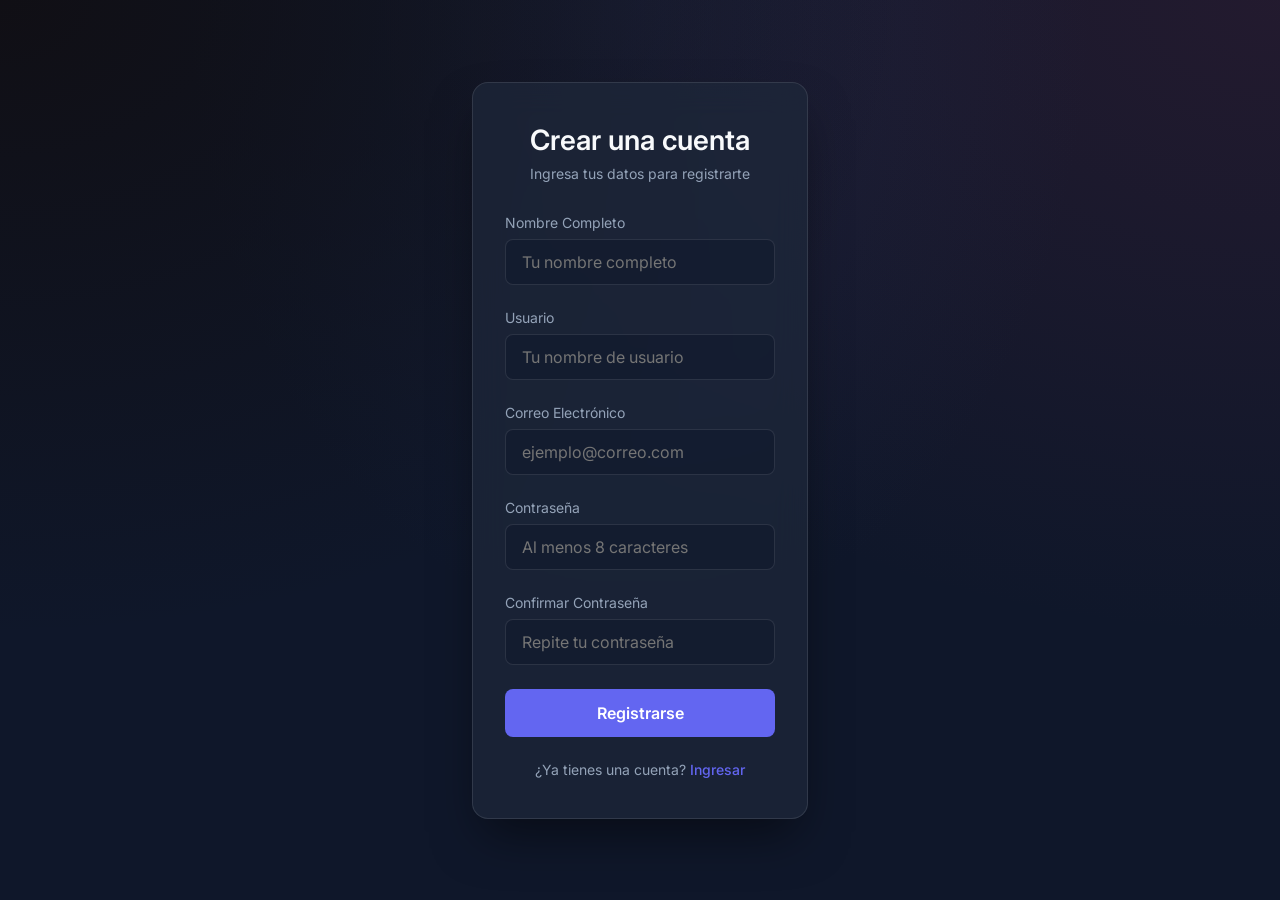
<file: html/index.html>
<!DOCTYPE html>
<html lang="es">
<head>
    <meta charset="UTF-8">
    <meta name="viewport" content="width=device-width, initial-scale=1.0">
    <title>Registro | Inicio</title>
    <!-- Google Fonts for modern typography -->
    <link rel="preconnect" href="https://fonts.googleapis.com">
    <link rel="preconnect" href="https://fonts.gstatic.com" crossorigin>
    <link href="https://fonts.googleapis.com/css2?family=Inter:wght@400;500;600&display=swap" rel="stylesheet">
    <link rel="stylesheet" href="../css/styles.css">
</head>
<body>

    <div class="container">
        <div class="form-card">
            <h2>Crear una cuenta</h2>
            <p class="subtitle">Ingresa tus datos para registrarte</p>

            <form id="registerForm" novalidate>
                <div class="input-group" id="group-fullname">
                    <label for="fullname">Nombre Completo</label>
                    <input type="text" id="fullname" name="fullname" placeholder="Tu nombre completo">
                    <span class="error-msg">El nombre completo es obligatorio.</span>
                </div>

                <div class="input-group" id="group-username">
                    <label for="username">Usuario</label>
                    <input type="text" id="username" name="username" placeholder="Tu nombre de usuario">
                    <span class="error-msg">El usuario es obligatorio.</span>
                </div>

                <div class="input-group" id="group-email">
                    <label for="email">Correo Electrónico</label>
                    <input type="email" id="email" name="email" placeholder="ejemplo@correo.com">
                    <span class="error-msg">Ingresa un correo electrónico válido.</span>
                </div>

                <div class="input-group" id="group-password">
                    <label for="password">Contraseña</label>
                    <input type="password" id="password" name="password" placeholder="Al menos 8 caracteres">
                    <span class="error-msg">La contraseña debe tener al menos 8 caracteres.</span>
                </div>

                <div class="input-group" id="group-confirm-password">
                    <label for="confirmPassword">Confirmar Contraseña</label>
                    <input type="password" id="confirmPassword" name="confirmPassword" placeholder="Repite tu contraseña">
                    <span class="error-msg">Las contraseñas no coinciden.</span>
                </div>

                <button type="submit">Registrarse</button>

                <div class="switch-form">
                    <p>¿Ya tienes una cuenta? <a href="login.html">Ingresar</a></p>
                </div>

                <div id="successMessage" class="success-msg">
                    ¡Registro exitoso!
                </div>
            </form>
        </div>
    </div>

    <script src="../js/app.js"></script>
</body>
</html>
</file>
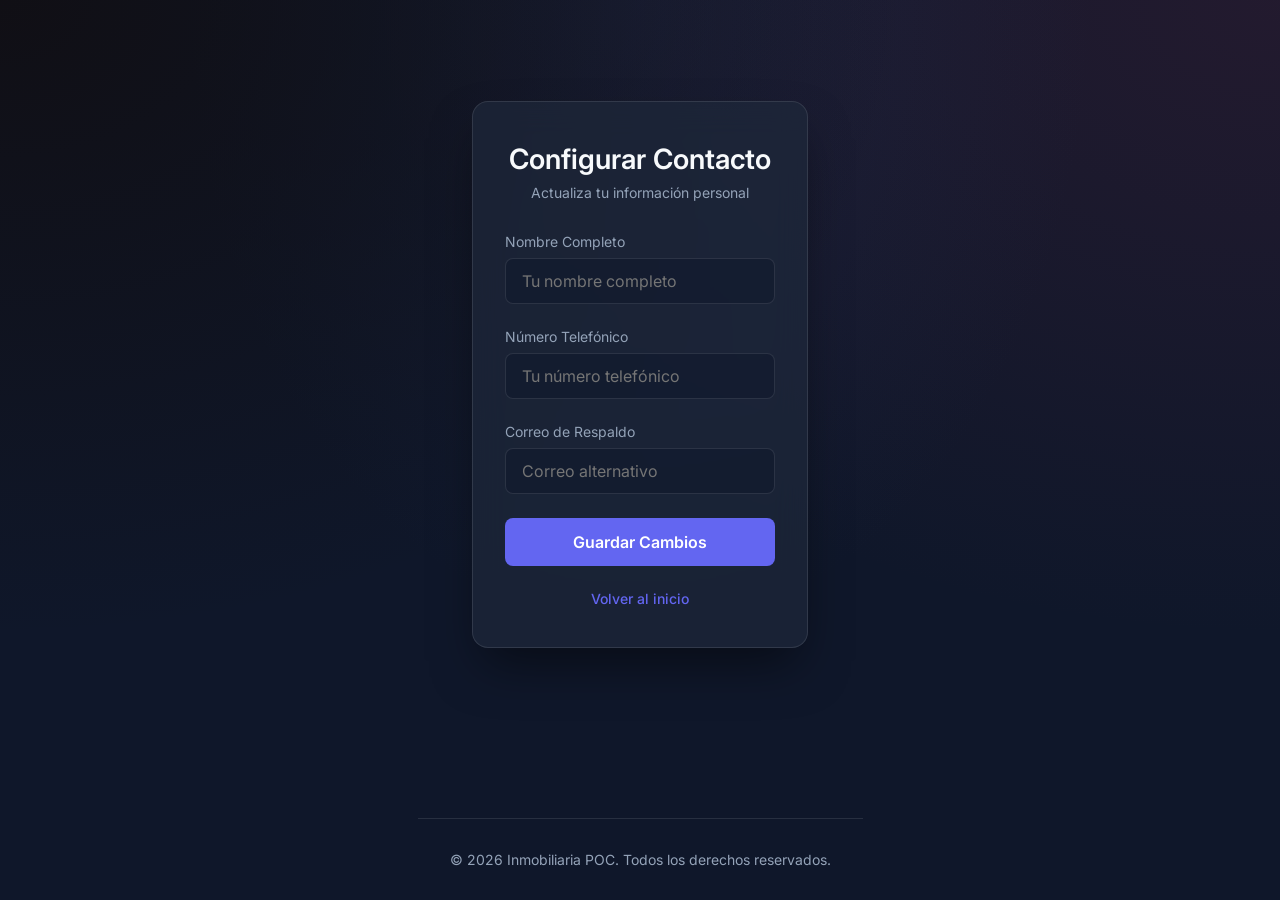
<file: html/config_contacto.html>
<!DOCTYPE html>
<html lang="es">
<head>
    <meta charset="UTF-8">
    <meta name="viewport" content="width=device-width, initial-scale=1.0">
    <title>Configuración de Contacto</title>
    <!-- Fuentes de Google para la tipografía -->
    <link rel="preconnect" href="https://fonts.googleapis.com">
    <link rel="preconnect" href="https://fonts.gstatic.com" crossorigin>
    <link href="https://fonts.googleapis.com/css2?family=Inter:wght@400;500;600&display=swap" rel="stylesheet">
    <!-- Hoja de estilos principal -->
    <link rel="stylesheet" href="../css/styles.css">
    <!-- Icono de la pestaña -->
    <link rel="icon" type="image/png" href="../img/favicon.png">
</head>
<body>

    <!-- Contenedor principal de la página -->
    <div class="container">
        <!-- Tarjeta del formulario -->
        <div class="form-card">
            <h2>Configurar Contacto</h2>
            <p class="subtitle">Actualiza tu información personal</p>

            <!-- Formulario -->
            <form id="configContactForm" novalidate>
                <!-- Campo para el nombre -->
                <div class="input-group" id="group-name">
                    <label for="name">Nombre Completo</label>
                    <input type="text" id="name" name="name" placeholder="Tu nombre completo">
                    <span class="error-msg">El nombre es obligatorio.</span>
                </div>

                <!-- Campo para el número telefónico -->
                <div class="input-group" id="group-phone">
                    <label for="phone">Número Telefónico</label>
                    <input type="tel" id="phone" name="phone" placeholder="Tu número telefónico">
                    <span class="error-msg">El número es obligatorio.</span>
                </div>

                <!-- Campo para el correo de respaldo -->
                <div class="input-group" id="group-backup-email">
                    <label for="backupEmail">Correo de Respaldo</label>
                    <input type="email" id="backupEmail" name="backupEmail" placeholder="Correo alternativo">
                    <span class="error-msg">Ingresa un correo válido.</span>
                </div>

                <!-- Botón para enviar el formulario -->
                <button type="submit">Guardar Cambios</button>

                <!-- Mensaje de éxito al enviar -->
                <div id="successMessage" class="success-msg">
                    Información actualizada con éxito
                </div>
                
                <!-- Opción para volver atrás -->
                <div class="switch-form">
                    <p><a href="../index.html">Volver al inicio</a></p>
                </div>
            </form>
        </div>
    </div>

    <!-- Pie de página semántico -->
    <footer class="site-footer" style="text-align: center; padding: 2rem; margin-top: auto; border-top: 1px solid rgba(255, 255, 255, 0.1); color: #94a3b8; font-size: 0.875rem;">
        <p>&copy; 2026 Inmobiliaria POC. Todos los derechos reservados.</p>
    </footer>

    <!-- Lógica y validación -->
    <script>
        function validarDatos(formElement) {
            const name = document.getElementById('name').value.trim();
            const phone = document.getElementById('phone').value.trim();
            const backupEmail = document.getElementById('backupEmail').value.trim();
            
            const groupName = document.getElementById('group-name');
            const groupPhone = document.getElementById('group-phone');
            const groupEmail = document.getElementById('group-backup-email');
            
            groupName.classList.remove('error');
            groupPhone.classList.remove('error');
            groupEmail.classList.remove('error');
            
            let isValid = true;
            
            if (!name) {
                groupName.classList.add('error');
                isValid = false;
            }
            if (!phone) {
                groupPhone.classList.add('error');
                isValid = false;
            }
            const emailRegex = /^[^\s@]+@[^\s@]+\.[^\s@]+$/;
            if (!backupEmail) {
                groupEmail.classList.add('error');
                groupEmail.querySelector('.error-msg').textContent = 'El correo es obligatorio.';
                isValid = false;
            } else if (!emailRegex.test(backupEmail)) {
                groupEmail.classList.add('error');
                groupEmail.querySelector('.error-msg').textContent = 'Ingresa un correo válido.';
                isValid = false;
            }
            
            if (isValid) {
                // Guardar los datos en un array dentro de localStorage
                const configData = {
                    name: name,
                    phone: phone,
                    backupEmail: backupEmail,
                    date: new Date().toISOString()
                };
                
                let contactConfigs = JSON.parse(localStorage.getItem('contactConfigs') || '[]');
                contactConfigs.push(configData);
                localStorage.setItem('contactConfigs', JSON.stringify(contactConfigs));

                document.getElementById('successMessage').style.display = 'block';
                setTimeout(() => {
                    document.getElementById('successMessage').style.display = 'none';
                    window.location.href = '../index.html';
                }, 2000);
            }
        }

        document.getElementById('configContactForm').addEventListener('submit', function(e) {
            e.preventDefault();
            validarDatos(this);
        });

        document.getElementById('name').addEventListener('input', () => document.getElementById('group-name').classList.remove('error'));
        document.getElementById('phone').addEventListener('input', () => document.getElementById('group-phone').classList.remove('error'));
        document.getElementById('backupEmail').addEventListener('input', () => document.getElementById('group-backup-email').classList.remove('error'));
    </script>
</body>
</html>
</file>
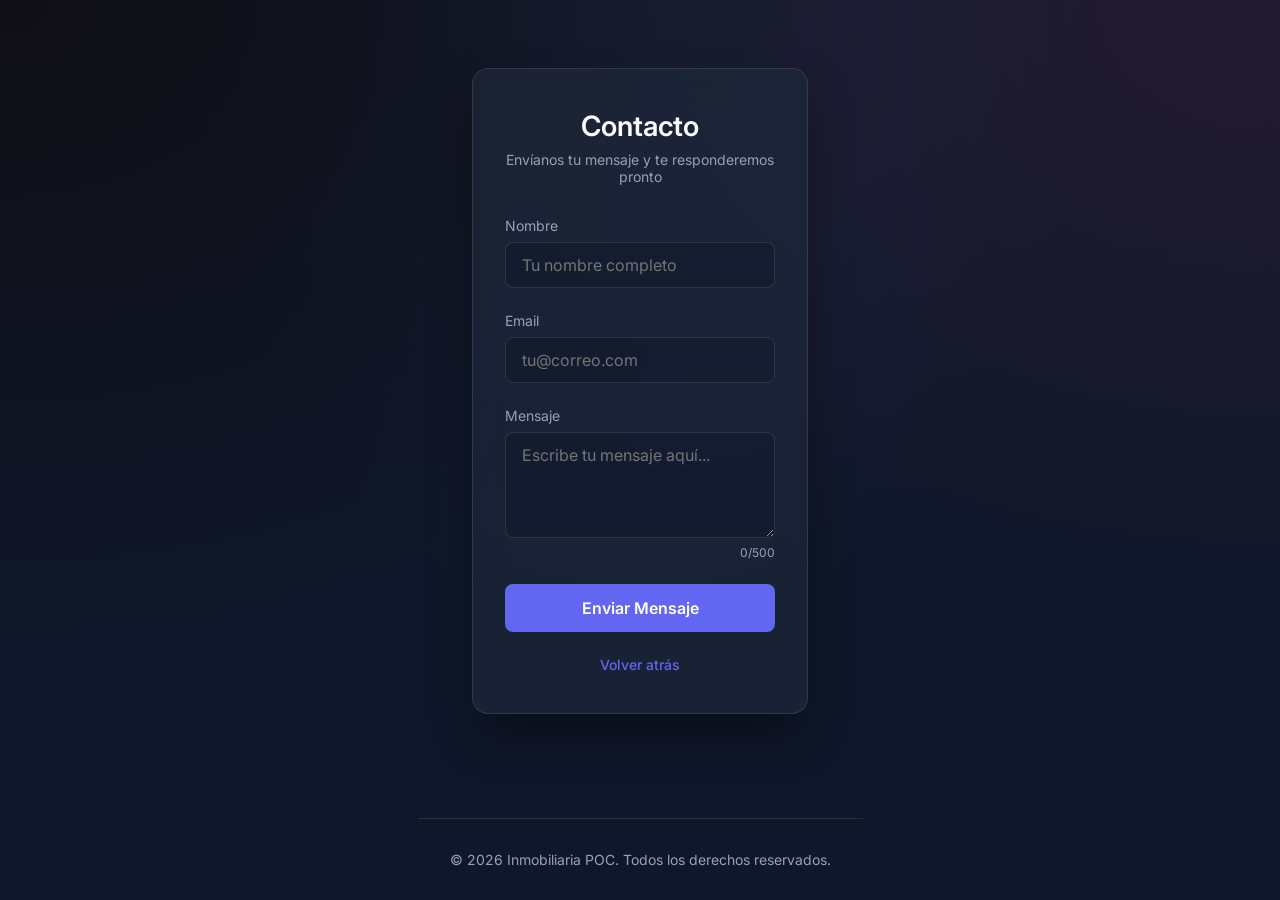
<file: html/contacto.html>
<!DOCTYPE html>
<html lang="es">
<head>
    <meta charset="UTF-8">
    <meta name="viewport" content="width=device-width, initial-scale=1.0">
    <title>Contacto</title>
    <!-- Fuentes de Google para la tipografía -->
    <link rel="preconnect" href="https://fonts.googleapis.com">
    <link rel="preconnect" href="https://fonts.gstatic.com" crossorigin>
    <link href="https://fonts.googleapis.com/css2?family=Inter:wght@400;500;600&display=swap" rel="stylesheet">
    <!-- Hoja de estilos principal -->
    <link rel="stylesheet" href="../css/styles.css">
    <!-- Icono de la pestaña -->
    <link rel="icon" type="image/png" href="../img/favicon.png">
</head>
<body>

    <!-- Contenedor principal de la página -->
    <div class="container">
        <!-- Tarjeta del formulario de contacto -->
        <div class="form-card">
            <h2>Contacto</h2>
            <p class="subtitle">Envíanos tu mensaje y te responderemos pronto</p>

            <!-- Formulario de contacto -->
            <form id="contactForm" novalidate>

                <!-- Campo para el nombre -->
                <div class="input-group" id="group-name">
                    <label for="name">Nombre</label>
                    <input type="text" id="name" name="name" placeholder="Tu nombre completo">
                    <span class="error-msg">El nombre es obligatorio.</span>
                </div>

                <!-- Campo para el email -->
                <div class="input-group" id="group-email">
                    <label for="email">Email</label>
                    <input type="email" id="email" name="email" placeholder="tu@correo.com">
                    <span class="error-msg">El email es obligatorio.</span>
                </div>

                <!-- Área de texto para el mensaje -->
                <div class="input-group" id="group-message">
                    <label for="message">Mensaje</label>
                    <textarea id="message" name="message" rows="4" placeholder="Escribe tu mensaje aquí..." maxlength="500"></textarea>
                    <div style="text-align: right; font-size: 0.75rem; color: var(--text-muted); margin-top: 0.2rem;" id="charCount">0/500</div>
                    <span class="error-msg">El mensaje no puede estar vacío.</span>
                </div>

                <!-- Botón para enviar el formulario -->
                <button type="submit">Enviar Mensaje</button>

                <!-- Mensaje de éxito al enviar -->
                <div id="successMessage" class="success-msg">
                    Mensaje enviado con éxito
                </div>
                
                <!-- Opción para volver atrás -->
                <div class="switch-form">
                    <p><a href="../index.html">Volver atrás</a></p>
                </div>
            </form>
        </div>
    </div>

    <!-- Pie de página semántico -->
    <footer class="site-footer" style="text-align: center; padding: 2rem; margin-top: auto; border-top: 1px solid rgba(255, 255, 255, 0.1); color: #94a3b8; font-size: 0.875rem;">
        <p>&copy; 2026 Inmobiliaria POC. Todos los derechos reservados.</p>
    </footer>

    <!-- Lógica y validación del formulario de contacto -->
    <script>
        const messageInput = document.getElementById('message');
        const charCount = document.getElementById('charCount');
        
        messageInput.addEventListener('input', () => {
            const currentLength = messageInput.value.length;
            charCount.textContent = `${currentLength}/500`;
            document.getElementById('group-message').classList.remove('error');
        });
        
        document.getElementById('name').addEventListener('input', () => {
            document.getElementById('group-name').classList.remove('error');
        });
        
        document.getElementById('email').addEventListener('input', () => {
            document.getElementById('group-email').classList.remove('error');
        });

        function validarDatos(formElement) {
            const name = document.getElementById('name').value.trim();
            const email = document.getElementById('email').value.trim();
            const message = messageInput.value.trim();
            
            const groupName = document.getElementById('group-name');
            const groupEmail = document.getElementById('group-email');
            const groupMessage = document.getElementById('group-message');
            
            // Limpiar errores
            groupName.classList.remove('error');
            groupEmail.classList.remove('error');
            groupMessage.classList.remove('error');
            
            let isValid = true;
            
            if (!name) {
                groupName.classList.add('error');
                isValid = false;
            }
            
            const emailRegex = /^[^\s@]+@[^\s@]+\.[^\s@]+$/;
            if (!email) {
                groupEmail.classList.add('error');
                groupEmail.querySelector('.error-msg').textContent = 'El email es obligatorio.';
                isValid = false;
            } else if (!emailRegex.test(email)) {
                groupEmail.classList.add('error');
                groupEmail.querySelector('.error-msg').textContent = 'Ingresa un email válido.';
                isValid = false;
            }
            
            if (!message) {
                groupMessage.classList.add('error');
                isValid = false;
            }
            
            if (isValid) {
                // Guardar los datos en un array dentro de localStorage
                const contactData = {
                    name: name,
                    email: email,
                    message: message,
                    date: new Date().toISOString()
                };
                
                let contactMessages = JSON.parse(localStorage.getItem('contactMessages') || '[]');
                contactMessages.push(contactData);
                localStorage.setItem('contactMessages', JSON.stringify(contactMessages));

                document.getElementById('successMessage').style.display = 'block';
                formElement.reset();
                charCount.textContent = '0/500';
                setTimeout(() => {
                    document.getElementById('successMessage').style.display = 'none';
                }, 3000);
            }
        }

        document.getElementById('contactForm').addEventListener('submit', function(e) {
            e.preventDefault();
            validarDatos(this);
        });
    </script>
</body>
</html>
</file>
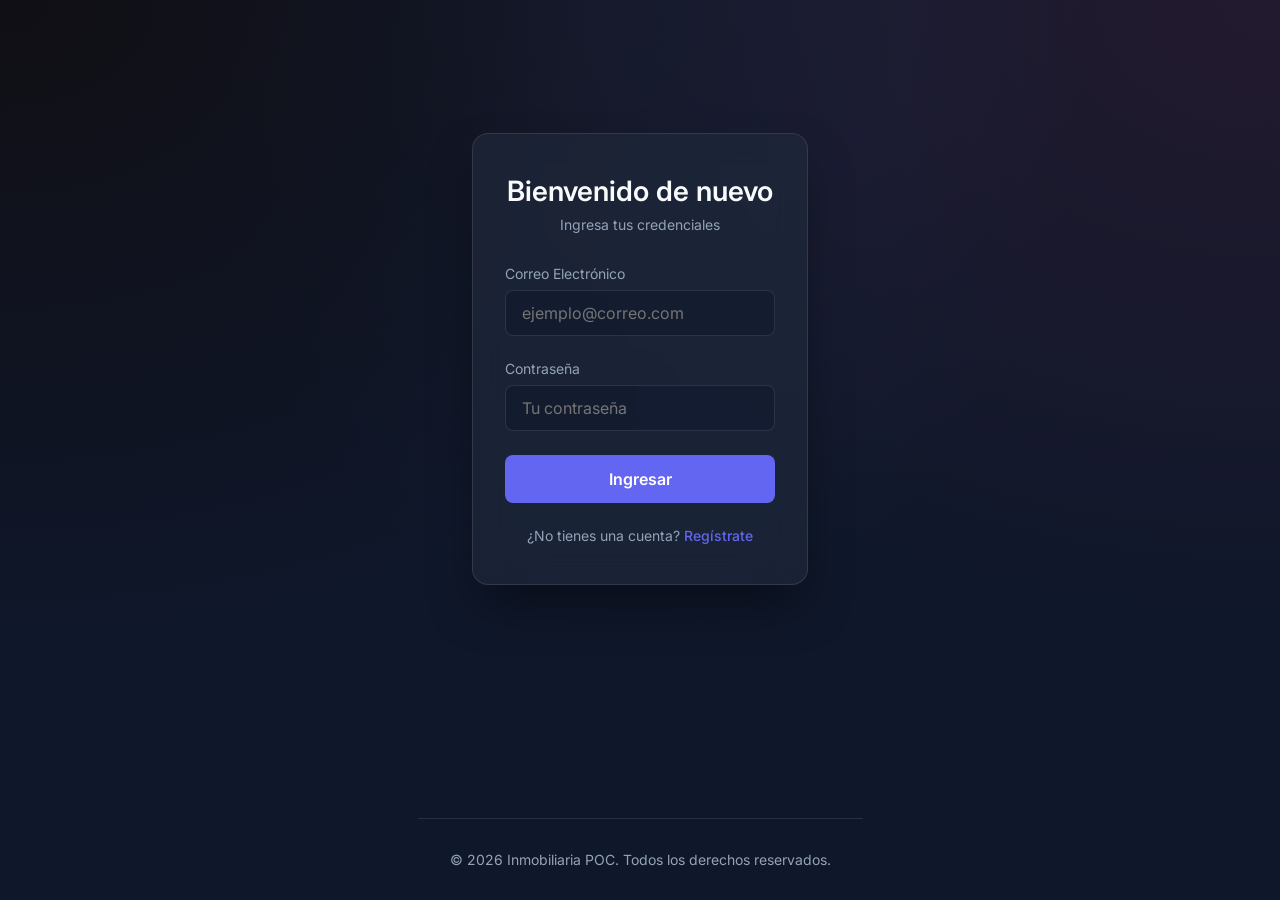
<file: html/login.html>
<!DOCTYPE html>
<html lang="es">
<head>
    <meta charset="UTF-8">
    <meta name="viewport" content="width=device-width, initial-scale=1.0">
    <title>Ingresar | Inicio</title>
    <!-- Fuentes de Google para la tipografía -->
    <link rel="preconnect" href="https://fonts.googleapis.com">
    <link rel="preconnect" href="https://fonts.gstatic.com" crossorigin>
    <link href="https://fonts.googleapis.com/css2?family=Inter:wght@400;500;600&display=swap" rel="stylesheet">
    <!-- Hoja de estilos principal -->
    <link rel="stylesheet" href="../css/styles.css">
    <!-- Icono de la pestaña -->
    <link rel="icon" type="image/png" href="../img/favicon.png">
</head>
<body>

    <!-- Contenedor principal de la página -->
    <div class="container">
        <!-- Tarjeta del formulario -->
        <div class="form-card">
            <h2>Bienvenido de nuevo</h2>
            <p class="subtitle">Ingresa tus credenciales</p>

            <!-- Formulario de ingreso -->
            <form id="loginForm" novalidate>
                <!-- Campo para el correo electrónico -->
                <div class="input-group" id="group-email">
                    <label for="email">Correo Electrónico</label>
                    <input type="email" id="email" name="email" placeholder="ejemplo@correo.com">
                    <span class="error-msg">Ingresa un correo válido.</span>
                </div>

                <!-- Campo para la contraseña -->
                <div class="input-group" id="group-password">
                    <label for="password">Contraseña</label>
                    <input type="password" id="password" name="password" placeholder="Tu contraseña">
                    <span class="error-msg">Ingresa tu contraseña.</span>
                </div>

                <!-- Botón para enviar el formulario -->
                <button type="submit">Ingresar</button>

                <!-- Mensaje de éxito al completar el registro -->
                <div id="successMessage" class="success-msg">
                    Ingreso exitoso. Redirigiendo...
                </div>

                <!-- Opción para ir al registro si no tiene cuenta -->
                <div class="switch-form">
                    <p>¿No tienes una cuenta? <a href="registro.html">Regístrate</a></p>
                </div>
            </form>
        </div>
    </div>

    <!-- Pie de página semántico -->
    <footer class="site-footer" style="text-align: center; padding: 2rem; margin-top: auto; border-top: 1px solid rgba(255, 255, 255, 0.1); color: #94a3b8; font-size: 0.875rem;">
        <p>&copy; 2026 Inmobiliaria POC. Todos los derechos reservados.</p>
    </footer>

    <!-- Lógica de validación del formulario de ingreso -->
    <script>
        document.getElementById('loginForm').addEventListener('submit', function(e) {
            e.preventDefault();
            const emailInput = document.getElementById('email');
            const passwordInput = document.getElementById('password');
            const email = emailInput.value.trim();
            const password = passwordInput.value.trim();
            
            const groupEmail = document.getElementById('group-email');
            const groupPassword = document.getElementById('group-password');
            
            // Limpiar errores previos
            groupEmail.classList.remove('error');
            groupPassword.classList.remove('error');
            
            let isValid = true;
            
            if (!email) {
                groupEmail.classList.add('error');
                groupEmail.querySelector('.error-msg').textContent = 'Ingresa tu correo electrónico.';
                isValid = false;
            }
            
            if (!password) {
                groupPassword.classList.add('error');
                groupPassword.querySelector('.error-msg').textContent = 'Ingresa tu contraseña.';
                isValid = false;
            }
            
            if (!isValid) return;
            
            // Obtener usuarios registrados
            const users = JSON.parse(localStorage.getItem('users') || '[]');
            
            // Buscar usuario con email y contraseña coincidentes
            const user = users.find(u => u.email === email && u.password === password);
            
            if (user) {
                // Guardar estado de sesión
                localStorage.setItem('isLoggedIn', 'true');
                localStorage.setItem('userEmail', email);
                localStorage.setItem('userName', user.fullname);
                
                // Mostrar éxito y redirigir
                document.getElementById('successMessage').style.display = 'block';
                setTimeout(() => {
                    window.location.href = '../index.html';
                }, 1500);
            } else {
                groupEmail.classList.add('error');
                groupPassword.classList.add('error');
                groupEmail.querySelector('.error-msg').textContent = 'Credenciales incorrectas.';
                groupPassword.querySelector('.error-msg').textContent = 'Credenciales incorrectas.';
            }
        });

        // Limpiar errores al escribir
        document.getElementById('email').addEventListener('input', () => {
            document.getElementById('group-email').classList.remove('error');
        });
        document.getElementById('password').addEventListener('input', () => {
            document.getElementById('group-password').classList.remove('error');
        });
    </script>
</body>
</html>
</file>
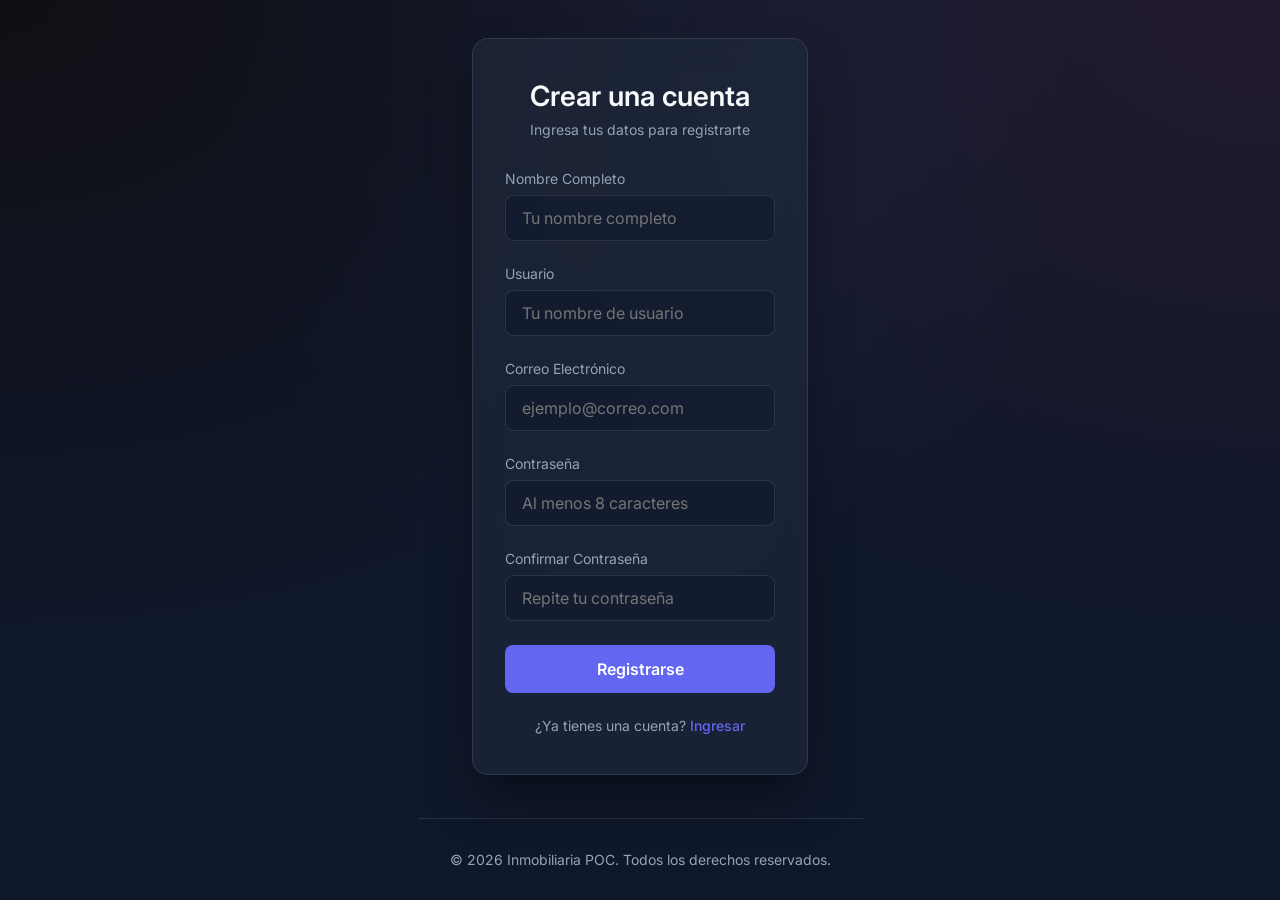
<file: html/registro.html>
<!DOCTYPE html>
<html lang="es">
<head>
    <meta charset="UTF-8">
    <meta name="viewport" content="width=device-width, initial-scale=1.0">
    <title>Registro | Inicio</title>
    <!-- Fuentes de Google para la tipografía -->
    <link rel="preconnect" href="https://fonts.googleapis.com">
    <link rel="preconnect" href="https://fonts.gstatic.com" crossorigin>
    <link href="https://fonts.googleapis.com/css2?family=Inter:wght@400;500;600&display=swap" rel="stylesheet">
    <!-- Hoja de estilos principal -->
    <link rel="stylesheet" href="../css/styles.css">
    <!-- Icono de la pestaña -->
    <link rel="icon" type="image/png" href="../img/favicon.png">
</head>
<body>

    <!-- Contenedor principal de la página -->
    <div class="container">
        <!-- Tarjeta del formulario de registro -->
        <div class="form-card">
            <h2>Crear una cuenta</h2>
            <p class="subtitle">Ingresa tus datos para registrarte</p>

            <!-- Formulario de registro -->
            <form id="registerForm" novalidate>
                <!-- Campo para el nombre completo -->
                <div class="input-group" id="group-fullname">
                    <label for="fullname">Nombre Completo</label>
                    <input type="text" id="fullname" name="fullname" placeholder="Tu nombre completo">
                    <span class="error-msg">El nombre completo es obligatorio.</span>
                </div>

                <!-- Campo para el nombre de usuario -->
                <div class="input-group" id="group-username">
                    <label for="username">Usuario</label>
                    <input type="text" id="username" name="username" placeholder="Tu nombre de usuario">
                    <span class="error-msg">El usuario es obligatorio.</span>
                </div>

                <!-- Campo para el correo electrónico -->
                <div class="input-group" id="group-email">
                    <label for="email">Correo Electrónico</label>
                    <input type="email" id="email" name="email" placeholder="ejemplo@correo.com">
                    <span class="error-msg">Ingresa un correo electrónico válido.</span>
                </div>

                <!-- Campo para la contraseña -->
                <div class="input-group" id="group-password">
                    <label for="password">Contraseña</label>
                    <input type="password" id="password" name="password" placeholder="Al menos 8 caracteres">
                    <span class="error-msg">La contraseña debe tener al menos 8 caracteres.</span>
                </div>

                <!-- Campo para confirmar la contraseña -->
                <div class="input-group" id="group-confirm-password">
                    <label for="confirmPassword">Confirmar Contraseña</label>
                    <input type="password" id="confirmPassword" name="confirmPassword" placeholder="Repite tu contraseña">
                    <span class="error-msg">Las contraseñas no coinciden.</span>
                </div>

                <!-- Botón para enviar el formulario -->
                <button type="submit">Registrarse</button>

                <!-- Opción para ir a ingresar si ya tiene cuenta -->
                <div class="switch-form">
                    <p>¿Ya tienes una cuenta? <a href="login.html">Ingresar</a></p>
                </div>

                <!-- Mensaje de éxito al completar el registro -->
                <div id="successMessage" class="success-msg">
                    Registro exitoso
                </div>
            </form>
        </div>
    </div>

    <!-- Pie de página semántico -->
    <footer class="site-footer" style="text-align: center; padding: 2rem; margin-top: auto; border-top: 1px solid rgba(255, 255, 255, 0.1); color: #94a3b8; font-size: 0.875rem;">
        <p>&copy; 2026 Inmobiliaria POC. Todos los derechos reservados.</p>
    </footer>

    <!-- Script con la lógica y validación del formulario -->
    <script src="../js/app.js"></script>
</body>
</html>
</file>
<file: css/styles.css>
/* ========================================= */
/*               VARIABLES & RESET             */
/* ========================================= */
:root {
    --primary-color: #6366f1;
    --primary-hover: #4f46e5;
    --background: #0f172a;
    --card-bg: rgba(30, 41, 59, 0.7);
    --text-color: #f8fafc;
    --text-muted: #94a3b8;
    --error-color: #ef4444;
    --border-color: rgba(255, 255, 255, 0.1);
}

* {
    margin: 0;
    padding: 0;
    box-sizing: border-box;
    font-family: 'Inter', system-ui, -apple-system, sans-serif;
}

/* ========================================= */
/*               GLOBAL STYLES                 */
/* ========================================= */
body {
    background-color: var(--background);
    background-image: 
        radial-gradient(at 0% 0%, hsla(253,16%,7%,1) 0, transparent 50%), 
        radial-gradient(at 50% 0%, hsla(225,39%,30%,0.2) 0, transparent 50%), 
        radial-gradient(at 100% 0%, hsla(339,49%,30%,0.2) 0, transparent 50%);
    color: var(--text-color);
    display: flex;
    flex-direction: column;
    justify-content: center;
    align-items: center;
    min-height: 100vh;
}

/* ========================================= */
/*               FORM COMPONENTS               */
/* ========================================= */
.container {
    width: 100%;
    max-width: 400px;
    padding: 2rem;
    margin: auto;
}

.form-card {
    background: var(--card-bg);
    backdrop-filter: blur(16px);
    -webkit-backdrop-filter: blur(16px);
    border: 1px solid var(--border-color);
    border-radius: 1rem;
    padding: 2.5rem 2rem;
    box-shadow: 0 25px 50px -12px rgba(0, 0, 0, 0.5);
}

.form-card h2 {
    font-size: 1.75rem;
    font-weight: 600;
    margin-bottom: 0.5rem;
    text-align: center;
}

.form-card p.subtitle {
    color: var(--text-muted);
    text-align: center;
    margin-bottom: 2rem;
    font-size: 0.875rem;
}

.input-group {
    margin-bottom: 1.5rem;
    position: relative;
}

.input-group label {
    display: block;
    margin-bottom: 0.5rem;
    font-size: 0.875rem;
    color: var(--text-muted);
}

.input-group input,
.input-group textarea {
    width: 100%;
    padding: 0.75rem 1rem;
    background: rgba(15, 23, 42, 0.5);
    border: 1px solid var(--border-color);
    border-radius: 0.5rem;
    color: var(--text-color);
    font-size: 1rem;
    transition: all 0.3s ease;
}

.input-group textarea {
    resize: vertical;
    min-height: 100px;
}

.input-group input:focus,
.input-group textarea:focus {
    outline: none;
    border-color: var(--primary-color);
    box-shadow: 0 0 0 3px rgba(99, 102, 241, 0.2);
}

.input-group .error-msg {
    color: var(--error-color);
    font-size: 0.75rem;
    margin-top: 0.3rem;
    display: none;
}

.input-group.error input {
    border-color: var(--error-color);
}

.input-group.error .error-msg {
    display: block;
    animation: fadeIn 0.3s ease;
}

button {
    width: 100%;
    padding: 0.875rem;
    background-color: var(--primary-color);
    color: white;
    border: none;
    border-radius: 0.5rem;
    font-size: 1rem;
    font-weight: 600;
    cursor: pointer;
    transition: background-color 0.3s ease, transform 0.1s ease;
}

button:hover {
    background-color: var(--primary-hover);
}

button:active {
    transform: scale(0.98);
}

.success-msg {
    background: rgba(16, 185, 129, 0.1);
    color: #10b981;
    padding: 1rem;
    border-radius: 0.5rem;
    margin-top: 1rem;
    text-align: center;
    font-size: 0.875rem;
    display: none;
}

@keyframes fadeIn {
    from { opacity: 0; transform: translateY(-5px); }
    to { opacity: 1; transform: translateY(0); }
}

.switch-form {
    text-align: center;
    margin-top: 1.5rem;
    font-size: 0.875rem;
    color: var(--text-muted);
}

.switch-form a {
    color: var(--primary-color);
    text-decoration: none;
    font-weight: 500;
    transition: color 0.3s ease;
}

.switch-form a:hover {
    color: var(--text-color);
    text-decoration: underline;
}

/* ========================================= */
/*               CAROUSEL WIDGET               */
/* ========================================= */
.carousel-container {
    width: 100%;
    max-width: 800px;
    padding: 2rem;
    background: var(--card-bg);
    backdrop-filter: blur(16px);
    -webkit-backdrop-filter: blur(16px);
    border: 1px solid var(--border-color);
    border-radius: 1rem;
    box-shadow: 0 25px 50px -12px rgba(0, 0, 0, 0.5);
}

.carousel-title {
    font-size: 2rem;
    font-weight: 600;
    margin-bottom: 1.5rem;
    text-align: center;
}

.carousel {
    position: relative;
    overflow: hidden;
    border-radius: 0.5rem;
    box-shadow: 0 10px 15px -3px rgba(0, 0, 0, 0.3);
}

.carousel-inner {
    display: flex;
    transition: transform 0.7s cubic-bezier(0.25, 1, 0.5, 1);
}

.carousel-item {
    min-width: 100%;
    position: relative;
}

.carousel-item img {
    width: 100%;
    height: 400px;
    object-fit: cover;
    display: block;
    transition: transform 0.5s ease;
}

.carousel-item:hover img {
    transform: scale(1.05);
}

.carousel-caption {
    position: absolute;
    bottom: 0;
    left: 0;
    right: 0;
    background: rgba(15, 23, 42, 0.8);
    color: var(--text-color);
    padding: 0.5rem 1rem;
    text-align: center;
    backdrop-filter: blur(4px);
}

.carousel-caption h3 {
    margin-bottom: 0.2rem;
    font-size: 1rem;
}

.carousel-caption p {
    font-size: 0.75rem;
    color: var(--text-muted);
    margin: 0;
}

.carousel-control {
    position: absolute;
    top: 50%;
    transform: translateY(-50%);
    background: rgba(0, 0, 0, 0.5);
    color: white;
    border: none;
    width: 40px;
    height: 40px;
    border-radius: 50%;
    font-size: 1.25rem;
    cursor: pointer;
    display: flex;
    justify-content: center;
    align-items: center;
    transition: all 0.3s cubic-bezier(0.25, 1, 0.5, 1);
}

.carousel-control:hover {
    background: var(--primary-color);
    transform: translateY(-50%) scale(1.15);
}

.carousel-control:active {
    transform: translateY(-50%) scale(0.95);
}

.carousel-control.prev {
    left: 10px;
}

.carousel-control.next {
    right: 10px;
}

.carousel-indicators {
    display: flex;
    justify-content: center;
    margin-top: 1.5rem;
    gap: 0.5rem;
}

.indicator {
    width: 10px;
    height: 10px;
    background: var(--border-color);
    border-radius: 50%;
    cursor: pointer;
    transition: background 0.3s ease;
}

.indicator.active {
    background: var(--primary-color);
}

/* ========================================= */
/*               PAGE LAYOUT                   */
/* ========================================= */
body.page-layout {
    display: block;
    min-height: 100vh;
}

.top-nav {
    display: flex;
    justify-content: space-between;
    align-items: center;
    padding: 1.5rem 5%;
    background: rgba(15, 23, 42, 0.9);
    backdrop-filter: blur(10px);
    -webkit-backdrop-filter: blur(10px);
    border-bottom: 1px solid var(--border-color);
    position: sticky;
    top: 0;
    z-index: 100;
}

.nav-logo {
    font-size: 1.5rem;
    font-weight: 700;
    color: var(--text-color);
    letter-spacing: 1px;
}

.user-welcome {
    font-size: 0.9rem;
    color: var(--text-color);
    font-weight: 500;
    position: absolute;
    left: 50%;
    transform: translateX(-50%);
}

.nav-links {
    display: flex;
    gap: 2rem;
}

.nav-links a {
    color: var(--text-color);
    text-decoration: none;
    font-weight: 500;
    transition: color 0.3s ease;
    font-size: 0.95rem;
}

.nav-links a:hover {
    color: var(--primary-color);
}

.main-content {
    padding: 0.5rem 5% 3rem;
    max-width: 1200px;
    margin: 0 auto;
}

.top-carousel-section {
    display: flex;
    justify-content: center;
    margin-bottom: 4rem;
}

.small-carousel {
    max-width: 650px;
    padding: 0.5rem; /* Padding mínimo para que actúe como contorno */
}

.small-carousel .carousel-title {
    font-size: 1.5rem;
    margin-top: 0.5rem;
    margin-bottom: 0.5rem;
}

.small-carousel .carousel-item img {
    height: 220px; /* Imagen un poco más grande */
}

.content-section {
    text-align: center;
    margin-bottom: 4rem;
}

.content-section h2 {
    font-size: 2.25rem;
    margin-bottom: 2.5rem;
    font-weight: 700;
}

.services-grid {
    display: grid;
    grid-template-columns: repeat(auto-fit, minmax(280px, 1fr));
    gap: 2rem;
}

.service-card {
    background: var(--card-bg);
    padding: 2.5rem 2rem;
    border-radius: 1rem;
    border: 1px solid var(--border-color);
    box-shadow: 0 10px 15px -3px rgba(0, 0, 0, 0.3);
    transition: transform 0.3s ease;
}

.service-card:hover {
    transform: translateY(-5px);
}

.service-card h3 {
    margin-bottom: 1rem;
    color: var(--primary-color);
    font-size: 1.25rem;
}

.service-card p {
    color: var(--text-muted);
    line-height: 1.6;
}

/* ========================================= */
/*               SETTINGS MENU                 */
/* ========================================= */
.settings-dropdown {
    position: relative;
    display: flex;
    align-items: center;
}

.settings-btn {
    background: transparent;
    color: var(--text-color);
    border: none;
    cursor: pointer;
    padding: 0.4rem;
    display: flex;
    align-items: center;
    justify-content: center;
    border-radius: 50%;
    transition: all 0.3s ease;
    width: auto;
    min-width: auto;
}

.settings-btn:hover {
    background: rgba(255, 255, 255, 0.1);
    color: var(--primary-color);
    transform: rotate(45deg);
}

.settings-menu {
    position: absolute;
    top: 100%;
    right: 0;
    margin-top: 1rem;
    width: 300px;
    background: var(--card-bg);
    backdrop-filter: blur(16px);
    -webkit-backdrop-filter: blur(16px);
    border: 1px solid var(--border-color);
    border-radius: 0.75rem;
    box-shadow: 0 10px 25px -5px rgba(0, 0, 0, 0.5);
    opacity: 0;
    visibility: hidden;
    transform: translateY(-10px);
    transition: all 0.3s ease;
    z-index: 1000;
}

.settings-menu.active {
    opacity: 1;
    visibility: visible;
    transform: translateY(0);
}

.settings-header {
    padding: 1rem 1.25rem;
    border-bottom: 1px solid var(--border-color);
}

.settings-header h3 {
    font-size: 1.1rem;
    font-weight: 600;
    color: var(--text-color);
    margin: 0;
}

.settings-content {
    padding: 1rem 1.25rem;
}

.settings-section h4 {
    font-size: 0.95rem;
    color: var(--text-color);
    margin-bottom: 0.5rem;
}

.settings-desc {
    font-size: 0.8rem;
    color: var(--text-muted);
    margin-bottom: 1rem;
    line-height: 1.4;
}

.settings-input-group {
    margin-bottom: 1rem;
}

.settings-input-group label {
    display: block;
    font-size: 0.75rem;
    color: var(--text-muted);
    margin-bottom: 0.25rem;
}

.settings-input-group input {
    width: 100%;
    padding: 0.5rem 0.75rem;
    background: rgba(15, 23, 42, 0.5);
    border: 1px solid var(--border-color);
    border-radius: 0.375rem;
    color: var(--text-color);
    font-size: 0.875rem;
    transition: all 0.3s ease;
}

.settings-input-group input:focus {
    outline: none;
    border-color: var(--primary-color);
    box-shadow: 0 0 0 2px rgba(99, 102, 241, 0.2);
}

.settings-divider {
    border: 0;
    border-top: 1px solid var(--border-color);
    margin: 1.25rem 0;
}

.add-contact-btn {
    display: flex;
    align-items: center;
    justify-content: center;
    gap: 0.5rem;
    width: 100%;
    padding: 0.6rem;
    background-color: var(--primary-color);
    color: white;
    border: none;
    border-radius: 0.5rem;
    font-size: 0.875rem;
    font-weight: 500;
    cursor: pointer;
    transition: all 0.3s ease;
}

.add-contact-btn:hover {
    background-color: var(--primary-hover);
}

.add-contact-btn.secondary-btn {
    background-color: rgba(99, 102, 241, 0.1);
    color: var(--primary-color);
    border: 1px solid var(--primary-color);
}

.add-contact-btn.secondary-btn:hover {
    background-color: var(--primary-color);
    color: white;
}

/* ========================================= */
/*               MODALS (POP-UPS)              */
/* ========================================= */
.modal-overlay {
    position: fixed;
    top: 0;
    left: 0;
    width: 100vw;
    height: 100vh;
    background: rgba(0, 0, 0, 0.7);
    backdrop-filter: blur(5px);
    -webkit-backdrop-filter: blur(5px);
    display: flex;
    justify-content: center;
    align-items: center;
    z-index: 1000;
    opacity: 0;
    visibility: hidden;
    transition: opacity 0.3s ease, visibility 0.3s ease;
}

.modal-overlay.active {
    opacity: 1;
    visibility: visible;
}

.modal {
    position: relative;
    width: 100%;
    max-width: 420px;
    transform: translateY(-20px);
    transition: transform 0.3s cubic-bezier(0.25, 1, 0.5, 1);
}

.modal-overlay.active .modal {
    transform: translateY(0);
}

.modal .form-card {
    margin: 0; /* Override any margin */
    box-shadow: 0 25px 50px -12px rgba(0, 0, 0, 0.7);
}

.close-btn {
    position: absolute;
    top: 15px;
    right: 15px;
    background: transparent;
    border: none;
    color: var(--text-muted);
    font-size: 1.5rem;
    cursor: pointer;
    line-height: 1;
    padding: 0;
    width: auto;
    transition: color 0.2s ease, transform 0.2s ease;
    z-index: 10;
}

.close-btn:hover {
    color: var(--text-color);
    background: transparent;
    transform: scale(1.1);
}
</file>
